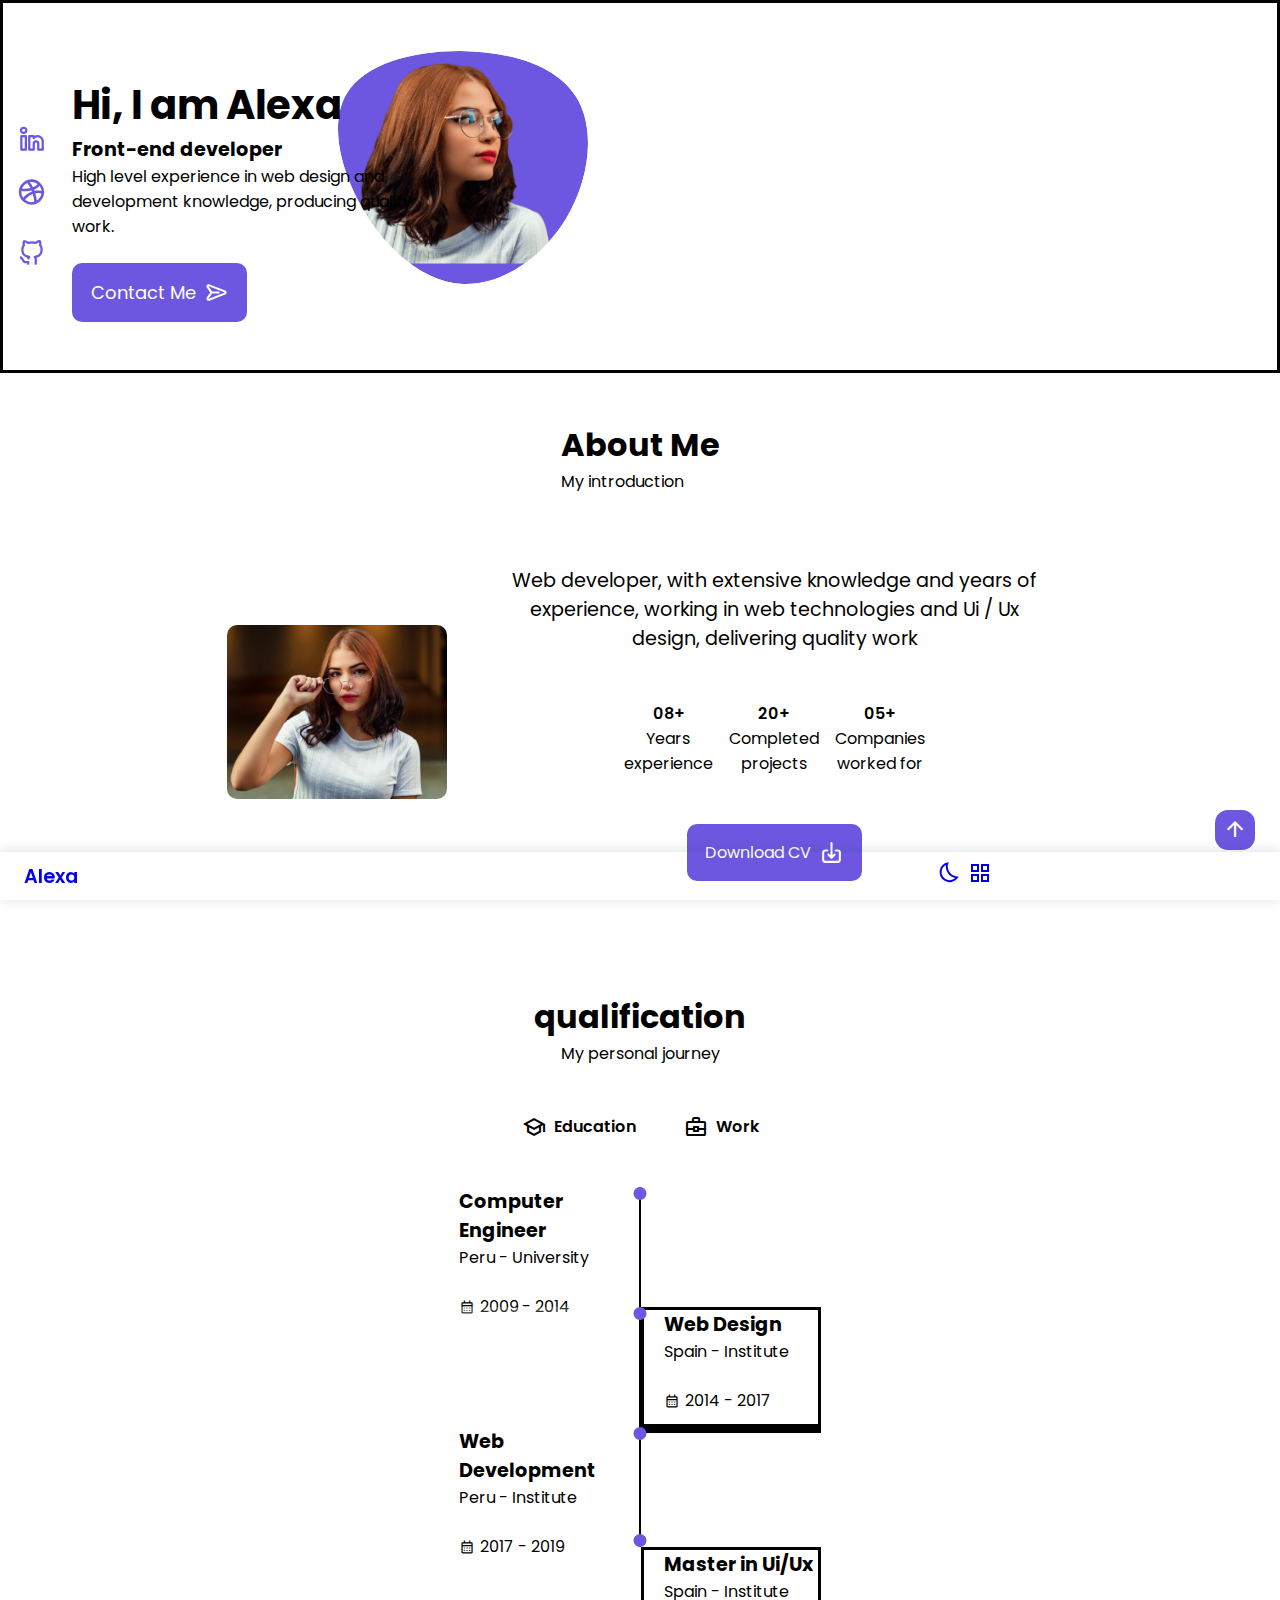
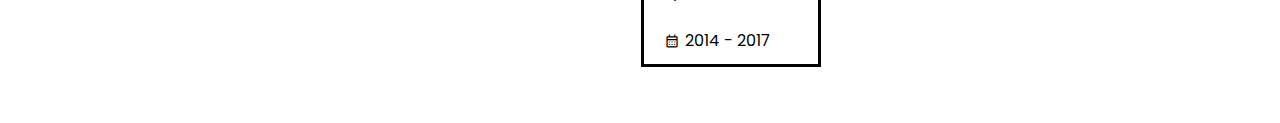
<file: index.html>
<!DOCTYPE html>
<html lang="en">

<head>
    <meta charset="UTF-8">
    <meta http-equiv="X-UA-Compatible" content="IE=edge">
    <meta name="viewport" content="width=device-width, initial-scale=1.0">
    <link rel="stylesheet" href="home.css">
    <link rel="stylesheet" href="about.css">
    <link rel="stylesheet" href="menu.css">
    <link rel="stylesheet" href="qualification.css">
    <link href="https://fonts.googleapis.com/css2?family=Material+Symbols+Outlined" rel="stylesheet" />
    <link href="https://fonts.googleapis.com/css2?family=Material+Symbols+Outlined" rel="stylesheet" />
    <link rel="stylesheet" href="https://fonts.googleapis.com/css2?family=Material+Symbols+Outlined:opsz,wght,FILL,GRAD@48,400,0,0" />
    <link rel="stylesheet" href="https://fonts.googleapis.com/css2?family=Material+Symbols+Outlined:opsz,wght,FILL,GRAD@20..48,100..700,0..1,-50..200" />
    <link rel="stylesheet" href="https://fonts.googleapis.com/css2?family=Material+Symbols+Outlined:opsz,wght,FILL,GRAD@48,400,0,0" />
    <link rel="stylesheet" href="https://fonts.googleapis.com/css2?family=Material+Symbols+Outlined:opsz,wght,FILL,GRAD@48,400,0,0" />
    <link rel="stylesheet" href="https://fonts.googleapis.com/css2?family=Material+Symbols+Outlined:opsz,wght,FILL,GRAD@48,400,0,0" />
    <link rel="stylesheet" href="https://fonts.googleapis.com/css2?family=Material+Symbols+Outlined:opsz,wght,FILL,GRAD@48,400,0,0" />
    <link rel="stylesheet" href="https://fonts.googleapis.com/css2?family=Material+Symbols+Outlined:opsz,wght,FILL,GRAD@48,400,0,0" />
    <link rel="stylesheet" href="https://fonts.googleapis.com/css2?family=Material+Symbols+Outlined:opsz,wght,FILL,GRAD@20..48,100..700,0..1,-50..200" />
    <link rel="stylesheet" href="https://fonts.googleapis.com/css2?family=Material+Symbols+Outlined:opsz,wght,FILL,GRAD@20..48,100..700,0..1,-50..200" />
    <link rel="stylesheet" href="https://fonts.googleapis.com/css2?family=Material+Symbols+Outlined:opsz,wght,FILL,GRAD@20..48,100..700,0..1,-50..200" />
    <link rel="stylesheet" href="https://fonts.googleapis.com/css2?family=Material+Symbols+Outlined:opsz,wght,FILL,GRAD@48,400,0,0" />
    <link rel="stylesheet" href="https://fonts.googleapis.com/css2?family=Material+Symbols+Outlined:opsz,wght,FILL,GRAD@48,400,0,0" />
    <link rel="stylesheet" href="https://fonts.googleapis.com/css2?family=Material+Symbols+Outlined:opsz,wght,FILL,GRAD@20..48,100..700,0..1,-50..200" />
    <link rel="stylesheet" href="https://fonts.googleapis.com/css2?family=Material+Symbols+Outlined:opsz,wght,FILL,GRAD@48,400,0,0" />
    <title>Sections</title>
</head>

<body>



    <header>
        <nav class="nav nav_container">

            <!-- logo -->
            <a href="#" class="nav_logo">Alexa</a>

            <!-- Middle menu -->
            <div class="middle_menu">
                <div id="nav-menu" class="nav_menu">
                    <ul class="nav_list">
                        <li class="nav_items">
                            <a href="#home" class="nav_link">
                                <span class="material-symbols-outlined">home</span>
                                <span class="item_name">Home</span>
                            </a>
                        </li>

                        <li class="nav_items">
                            <a href="#about" class="nav_link">
                                <span class="material-symbols-outlined">person</span>
                                <span class="item_name">About</span>
                            </a>
                        </li>

                        <li class="nav_items">
                            <a href="#home" class="nav_link">
                                <span class="material-symbols-outlined">description</span>
                                <span class="item_name">Skills</span>
                            </a>
                        </li>

                        <li class="nav_items">
                            <a href="#home" class="nav_link">
                                <span class="material-symbols-outlined">cases</span>
                                <span class="item_name">Services</span>
                            </a>
                        </li>

                        <li class="nav_items">
                            <a href="#home" class="nav_link">
                                <span class="material-symbols-outlined">photo_library</span>
                                <span class="item_name">Portfolio</span>
                            </a>
                        </li>

                        <li class="nav_items">
                            <a href="#home" class="nav_link">
                                <span class="material-symbols-outlined">send</span>
                                <span class="item_name">Contactme</span>
                            </a>
                        </li>
                    </ul>


                    <div class="nav_btn">
                        <a href="" class="close_btn">
                            <span class="material-symbols-outlined">close</span>
                        </a>
                    </div>
                </div>
            </div>

            <!-- show and hide middle menu and also switch to dark mode -->
            <div class="nav_toggle">

                <ul class="second_list">
                    <li class="nav_item">
                        <a href="#" class="nav_links">
                            <span class="material-symbols-outlined nightlight">nightlight</span>
                        </a>
                    </li>

                    <li class="nav_item">
                        <a href="#" class="nav_links">
                            <span class="material-symbols-outlined">grid_view</span>
                        </a>
                    </li>
                </ul>

            </div>

        </nav>






        </div>
    </header>

    <!-- home section -->
    <section>
        <div class="home_container">
            <div class="social_media">
                <a href="https://www.linkedin.com/" target="blank" class="social__media--item"></a>
                <svg class="linkedin-icon" xmlns="http://www.w3.org/2000/svg" data-name="Layer 1" viewBox="0 0 24 24">
                    <path d="M17.5,8.999a5.41868,5.41868,0,0,0-2.56543.64453A.99918.99918,0,0,0,
                                14,8.999H10a.99943.99943,0,0,0-1,1v12a.99942.99942,0,0,0,1,1h4a.99942.99942,
                                0,0,0,1-1v-5.5a1,1,0,1,1,2,0v5.5a.99942.99942,0,0,0,1,1h4a.99942.99942,0,0,0,
                                1-1v-7.5A5.50685,5.50685,0,0,0,17.5,8.999Zm3.5,12H19v-4.5a3,3,0,1,0-6,0v4.5H11v-10h2v.70313a1.00048,
                                1.00048,0,0,0,1.78125.625A3.48258,3.48258,0,0,1,21,14.499Zm-14-12H3a.99943.99943,0,0,0-1,1v12a.99942.99942,
                                0,0,0,1,1H7a.99942.99942,0,0,0,1-1v-12A.99943.99943,0,0,0,7,8.999Zm-1,12H4v-10H6ZM5.01465,1.542A3.23283,
                                3.23283,0,1,0,4.958,7.999h.02832a3.23341,3.23341,0,1,0,.02832-6.457ZM4.98633,5.999H4.958A1.22193,1.22193,
                                0,0,1,3.58887,4.77051c0-.7461.55957-1.22852,1.42578-1.22852A1.2335,1.2335,0,0,1,6.41113,4.77051C6.41113,
                                5.5166,5.85156,5.999,4.98633,5.999Z" />
                </svg>
                </a>

                <a href="https://driblle.com/" target="blank" class="social__media--item">
                    <svg class="dribble-icon" xmlns="http://www.w3.org/2000/svg" width="32" height="32"
                        viewBox="0 0 32 32">
                        <path d="M26 4.9c0-.1 0-.1 0 0C23.3 2.4 19.8 1 16 1c-1.7 0-3.3.3-4.9.8-.2 0-.4.1-.6.2C5 4.2 1 9.7 1
                            16c0 4.1 1.6 7.7 4.2 10.4l.1.1C8 29.3 11.8 31 16 31c8.3 0 15-6.7 15-15 0-4.4-1.9-8.4-5-11.1zM16
                            4c2.7 0 5.1.9 7.1 2.4-.6 1-2.2 2.8-5.4 4-1-2.1-2.3-4.2-3.8-6.2.7-.1 1.4-.2 2.1-.2zm-5.1 1.2c1.6
                            2 2.8 4.1 3.9 6.2-2.6.6-5.8.8-10 .6 1.1-3.1 3.3-5.5 6.1-6.8zM4 16c0-.4 0-.8.1-1.2 1.4.2 2.7.2
                            3.9.2 3.2 0 5.8-.3 8-.9.2.4.3.8.5 1.2-5.3 1.8-8.6 5.4-10.3 7.6C4.9 21 4 18.6 4 16zm12 12c-2.9
                            0-5.5-1-7.6-2.7 1.2-1.7 4.1-5.3 9.1-7 1.3 4.4 1.7 7.9 1.8 9.2-1 .3-2.1.5-3.3.5zm3-14.8c3.4-1.4
                            5.4-3.2 6.4-4.7 1.4 1.7 2.3 3.9 2.6 6.2-3.1-.6-5.9-.6-8.4-.1-.3-.4-.4-.9-.6-1.4zm3.3
                            13c-.2-1.8-.7-5-1.8-8.7 2.1-.3 4.6-.3 7.3.3-.5 3.5-2.6 6.6-5.5 8.4z" />
                    </svg>
                </a>

                <a href="https://github.com/" target="blank" class="social__media--item">
                    <svg class="github-icon" xmlns="http://www.w3.org/2000/svg" data-name="Layer 1" viewBox="0 0 24 24">
                        <path d="M10.07031,20.50291a1.00008,1.00008,0,0,0-1.18115-.9834c-1.30908.24024-2.96191.27637-3.40137-.958a5.70754,
                            5.70754,0,0,0-1.83691-2.415,1.20073,1.20073,0,0,1-.1665-.10938,1,1,0,0,0-.93067-.64551H2.54883a.99965.99965,
                            0,0,0-1,.99512c-.00391.81543.811,1.33789,1.1416,1.51465a4.4408,4.4408,0,0,1,.92383,1.35937c.36426,1.02344,
                            1.42285,2.57617,4.46582,2.376.001.03516.00195.06836.00244.09863l.00439.26758a1,1,0,0,0,2,0l-.00488-.31836C10.07715,
                            21.4951,10.07031,21.22068,10.07031,20.50291Zm10.667-15.126c.03174-.125.063-.26367.09034-.41992a6.27792,6.27792,0,0,
                            0-.40821-3.293,1.002,1.002,0,0,0-.61572-.58007c-.356-.12012-1.67041-.35645-4.18408,1.25a13.86918,13.86918,0,0,0-6.354,
                            0C6.76221.751,5.45459.9658,5.10205,1.07908a.99744.99744,0,0,0-.63135.584,6.3003,6.3003,0,0,0-.40332,
                            3.35644c.02442.12793.05078.2461.07813.35449A6.26928,6.26928,0,0,0,2.89014,9.20311a8.42168,8.42168,0,0,0,.04248.92187c.334,
                            4.60254,3.334,5.98438,5.42431,6.459-.04345.125-.083.25878-.11816.40039a1.00023,1.00023,0,0,0,1.94238.47851,1.6784,1.6784,0,
                            0,1,.46778-.87793.99947.99947,0,0,0-.5459-1.74512c-3.4541-.39453-4.95362-1.80175-5.1792-4.89843a6.61076,6.61076,0,0,1-.03369-.73828,
                            4.25769,4.25769,0,0,1,.91943-2.71289,3.022,3.022,0,0,1,.1958-.23145.99988.99988,0,0,0,.188-1.02441,3.3876,3.3876,0,0,1-.15527-.55567A4.09356,
                            4.09356,0,0,1,6.1167,3.06346a7.54263,7.54263,0,0,1,2.415,1.17968,1.00877,1.00877,0,0,0,.82764.13282,11.77716,11.77716,0,0,1,6.17285.001,1.00549,
                            1.00549,0,0,0,.83056-.13769,7.572,7.572,0,0,1,2.40528-1.19043,4.03977,4.03977,0,0,1,.0874,1.57812,3.205,3.205,0,0,1-.16895.60743.9999.9999,0,0,0,
                            .188,1.02441c.07715.08691.1543.18066.22363.26855A4.12186,4.12186,0,0,1,20,9.20311a7.03888,7.03888,0,0,1-.0376.77734c-.22021,3.05566-1.72558,4.46387-5.1958,
                            4.85937a1,1,0,0,0-.54541,1.7461,1.63079,1.63079,0,0,1,.46631.9082,3.06079,3.06079,0,0,1,.09229.81934v2.334C14.77,21.2949,14.77,21.78025,14.77,22.00291a1,1,
                            0,1,0,2,0c0-.2168,0-.69238.00977-1.33984V18.31346a4.8815,4.8815,0,0,0-.15479-1.31153,4.25638,4.25638,0,0,0-.11621-.416,6.51258,6.51258,0,0,0,
                            5.44531-6.42383A8.69677,8.69677,0,0,0,22,9.20311,6.13062,6.13062,0,0,0,20.7373,5.37693Z" />
                    </svg>
                </a>
            </div>

            <div class="blob_box">
                <svg class="home_blob" viewBox="0 0 200 187" xmlns="http://www.w3.org/2000/svg"
                    xmlns:xlink="http://www.w3.org/1999/xlink">
                    <mask id="mask0" mask-type="alpha">
                        <path d="M190.312 36.4879C206.582 62.1187 201.309 102.826 182.328 134.186C163.346 165.547 
                                    130.807 187.559 100.226 186.353C69.6454 185.297 41.0228 161.023 21.7403 129.362C2.45775 
                                    97.8511 -7.48481 59.1033 6.67581 34.5279C20.9871 10.1032 59.7028 -0.149132 97.9666 
                                    0.00163737C136.23 0.303176 174.193 10.857 190.312 36.4879Z" />
                    </mask>
                    <g mask="url(#mask0)">
                        <path d="M190.312 36.4879C206.582 62.1187 201.309 102.826 182.328 134.186C163.346 
                                    165.547 130.807 187.559 100.226 186.353C69.6454 185.297 41.0228 161.023 21.7403 
                                    129.362C2.45775 97.8511 -7.48481 59.1033 6.67581 34.5279C20.9871 10.1032 59.7028 
                                    -0.149132 97.9666 0.00163737C136.23 0.303176 174.193 10.857 190.312 36.4879Z" />

                        <image class="blob_img" href="img/perfil.png" />
                    </g>
                </svg>
            </div>

            <div class="description">
                <div class="home_headings">
                    <h1 class="home_title">Hi, I am Alexa</h1>
                    <h3 class="home_subtitle">Front-end developer</h6>
                        <div class="text">
                            <span>High level experience in web design and </span>
                            <span>development knowledge, producing quality </span>
                            <br>
                            <span>work.</span>
                        </div>
                </div>

                <a class="btn" href="">
                    Contact Me
                    <svg class="home-icon" xmlns="http://www.w3.org/2000/svg" enable-background="new 0 0 24 24"
                        viewBox="0 0 24 24">
                        <path
                            d="M2.8,19.1C3.2,19.7,3.9,20,4.5,20c0.3,0,0.5,0,0.8-0.2L20.3,14c0.9-0.3,1.4-1.1,1.4-2s-0.5-1.7-1.4-2L5.3,4.2
                                C4.4,3.8,3.4,4.1,2.8,4.9C2.2,5.6,2.2,6.7,2.8,7.5L6,12l-3.2,4.5C2.2,17.3,2.2,18.4,2.8,19.1z M4.4,17.7L7.8,13c0.1,0,0.2,0,0.2,0
                                h6c0.6,0,1-0.4,1-1s-0.4-1-1-1H8c-0.1,0-0.2,0-0.2,0L4.4,6.3c0,0-0.1-0.1,0-0.2C4.4,6,4.5,6,4.5,6c0,0,0.1,0,0.1,0l14.9,5.8
                                c0,0,0.1,0,0.1,0.2s-0.1,0.2-0.1,0.2L4.6,18c0,0-0.1,0.1-0.2-0.1C4.3,17.8,4.4,17.7,4.4,17.7z" />
                    </svg>
                </a>
            </div>
        </div>
    </section>

    <!-- about section -->
    <section>
        <div class="about_container">
            <div class="about_up">
                <div class="about_headings">
                    <h1 class="about_title">About Me</h1>
                    <span class="about_subtitle">My introduction</span>
                </div>
            </div>

            <div class="about_down">
                <div class="img_box">
                    <img src="img/about.jpg" alt="Oups!">
                </div>

                <div class="about_text">
                    <div class="about_description">
                        <span>Web developer, with extensive knowledge
                        and years of experience, working in web
                        technologies and Ui / Ux design, delivering
                        quality work</span>
                    </div>

                    <div class="experience">
                        <div class="work_details">
                            <span class="time">08+</span>
                            <br>
                            <span class="status">Years</span>
                            <br>
                            <span class="status">experience</span>
                        </div>
                        <div class="work_details">
                            <span class="time">20+</span>
                            <br>
                            <span class="status">Completed</span>
                            <br>
                            <span class="status">projects</span>
                        </div>
                        <div class="work_details">
                            <span class="time">05+</span>
                            <br>
                            <span class="status">Companies</span>
                            <br>
                            <span class="status">worked for</span>
                        </div>
                    </div>

                    <div class="about_btn">
                        <a class="btn" href="DAK2DAK-CV bleu.pdf">
                            Download CV
                            <svg class="download" xmlns="http://www.w3.org/2000/svg" viewBox="0 0 24 24">
                                    <path d="M8.29,13.29a1,1,0,0,0,0,1.42l3,3a1,1,0,0,0,1.42,
                                        0l3-3a1,1,0,0,0-1.42-1.42L13,14.59V3a1,1,0,0,0-2,
                                        0V14.59l-1.29-1.3A1,1,0,0,0,8.29,13.29ZM18,9H16a1,
                                        1,0,0,0,0,2h2a1,1,0,0,1,1,1v7a1,1,0,0,1-1,1H6a1,1,
                                        0,0,1-1-1V12a1,1,0,0,1,1-1H8A1,1,0,0,0,8,9H6a3,3,0,
                                        0,0-3,3v7a3,3,0,0,0,3,3H18a3,3,0,0,0,3-3V12A3,3,0,0,0,18,9Z" />
                            </svg>
                        </a>
                    </div>
                </div>    
            </div>
        </div>
    </section>

    <!-- qualification section -->
    <section>
        <div class="qualification">
            <div class="qualification_headings">
                <h1 class="qualififcation_title">qualification</h1>
                <span class="qualififcation_subtitle">My personal journey</span>
            </div>

            <div class="qualififcation_info">
                <div class="qualification_types">
                    <div class="education">
                        <span class="material-symbols-outlined">school</span>
                        <span>Education</span>
                    </div>
                    <div class="work">
                        <span class="material-symbols-outlined">business_center</span>
                        <span>Work</span>
                    </div>
                </div>
                <div class="qualification_container timeline">
                    <div class="timeline_component">
                        <div class="timeline_info"> 
                            <h1>Computer<br>Engineer</h1>
                            <span>Peru - University</span>
                            <div class="time_box">
                                <span class="material-symbols-outlined">calendar_month</span>
                                <span>2009 - 2014</span>
                            </div>
                        </div>
                    </div>
                    <div class="timeline_bar">
                        <div class="timeline_round"></div>
                    </div>
                    <div class="timeline_component timeline_bg">
                        <div class="timeline_info timeline_info-left"></div>
                    </div>

                    <div class="timeline_component timeline_bg">
                        <div class="timeline_info timeline_info-left"></div>
                    </div>
                    <div class="timeline_bar">
                        <div class="timeline_round"></div>
                    </div>
                    <div class="timeline_info timeline_info-right">
                        <h1>Web Design</h1>
                        <span>Spain - Institute</span>
                        <div class="time_box">
                            <span class="material-symbols-outlined">calendar_month</span>
                            <span>2014 - 2017</span>
                        </div>
                    </div>

                    <div class="timeline_component">
                        <div class="timeline_info info_closer">
                            <h1>Web<br>Development</h1>
                            <span>Peru - Institute</span>
                            <div class="time_box">
                                <span class="material-symbols-outlined">calendar_month</span>
                                <span>2017 - 2019</span>
                            </div>
                        </div>
                    </div>

                    <div class="timeline_bar">
                        <div class="timeline_round"></div>
                        <div class="timeline_round last_bar"></div>
                    </div>
                    <div class="timeline_component">
                        <div class="timeline_info timeline_info-right"></div>
                    </div>
                    <div class="timeline_component">
                        <div class="timeline_info"></div>
                    </div>
                    <div></div>
                    <div class="timeline_info timeline_info-right">
                        <h1>Master in Ui/Ux</h1>
                        <span>Spain - Institute</span>
                        <div class="time_box">
                            <span class="material-symbols-outlined">calendar_month</span>
                            <span>2014 - 2017</span>
                        </div>
                    </div>
                </div>
            </div>
        </div>
    </section>





    <button id="scrollUpBtn">
        <span class="material-symbols-outlined">arrow_upward</span>
    </button>










    <script>
        const scrollToTopBtn = document.getElementById("scrollUpBtn");
        scrollToTopBtn.addEventListener('click', function () {
            window.scrollTo({
                top: 0,
                left: 0,
                behavior: 'smooth'
            });
            
        });
    </script>
    <!-- <script src="about.js"></script> -->
</body>

</html>
</file>
<file: home.css>
@import url('https://fonts.googleapis.com/css2?family=Poppins:wght@500&display=swap');

*{
    box-sizing: border-box;
    margin: 0;
    padding: 0;
}

html {
    font-family: 'Poppins', sans-serif;
}

@media screen and (min-width: 560px) {
    

    .home_container {
        display: grid;
        grid-template-columns: 1fr;
        border: solid;
    }

    .blob_box {
        grid-column-start: 3;
    }

    .blob_box .home_blob {
        width: 250px;
    }

    .blob_box .home_blob image {
        width: 170px;
    }

    .description {
        grid-column-start: 2;
        grid-row-start: 1;
    }



}




.home_container {
    display: grid;
    grid-template-columns: 50px 250px;
    padding: 3rem 1.2rem;
}

.social_media {
    display: flex;
    flex-direction: column;
    justify-content: center;
    align-items: center;
    gap: 1.5rem;
    margin-right: 2rem;
}

.social_media svg {
    width: 27px;
    fill: #6e57e0;
}

.blob_box {
    padding-left: 1rem;
}

.blob_box .home_blob {
    fill: #6e57e0;
}

.blob_box .home_blob image {
    width: 170px;
}

.description {
    width: 370px;
    margin-top: 1.5rem;
}

.description .home_headings {
    margin-bottom: 1.5rem;
}

.description .home_title {
    font-size: 2.5rem;
}

.description .home_subtitle {
    font-size: 1.2rem;
}

.description svg {
    width: 25px;
    fill: #fff;
}

.description a {
    text-decoration: none;
    width: 175px;
    padding: 1rem .5rem;
    border-radius: 10px;
    border: none;
    outline: none;
    background-color: #6e57e0;
    text-align: center;
    display: flex;
    justify-content: center;
    align-items: center;
    gap: .5rem;
    font-size: 18px;
    color: #fff;
}
</file>
<file: about.css>
@media screen and (min-width: 560px) {
    


    .about_down {
        display: flex;
        justify-content: center;
        align-items: center;
        gap: 3rem;
    }


    .about_text {
        width: 45%;
    }
    
    .about_description {
        margin-top: 0;
        font-size: 1.2rem;
        width: 80%;
    }



}





.about_container {
    padding: 3rem 1.2rem;
}

.about_up {
    display: flex;
    flex-direction: column;
    justify-content: center;
    align-items: center;
}

.about_headings {
    margin-bottom: 2.5rem;
}

.about_container .img_box img {
    width: 220px;
    border-radius: 10px;
}

.img_box {
    text-align: center;
}

.about_text {
    display: flex;
    flex-direction: column;
    justify-content: center;
    align-items: center;
}


.about_description {
    text-align: center;
    margin-top: 2rem;
    width: 100%;
}

.about_down .experience {
    display: flex;
    justify-content: center;
    gap: 1rem;
    margin: 3rem 0;
}

.work_details {
    text-align: center;
}

.work_details .time {
    font-weight: 600;
}

.about_btn a svg {
    width: 25px;
    fill: #fff;
}

.about_btn {
    display: flex;
    justify-content: center;
}

.about_btn a {
    text-decoration: none;
    width: 175px;
    padding: 1rem .5rem;
    border-radius: 10px;
    border: none;
    outline: none;
    background-color: #6e57e0;
    text-align: center;
    display: flex;
    justify-content: center;
    align-items: center;
    gap: .5rem;
    font-size: 16px;
    color: #fff;
    margin-bottom: 1rem;
}
</file>
<file: menu.css>
@import url("https://fonts.googleapis.com/css2?family=Poppins:wght@400;600;700&display=swap");


*{
    box-sizing: border-box;
    padding: 0;
    margin: 0;
}

html {
    scroll-behavior: smooth;
}




@media screen and (max-width: 767px){
    
    .nav_menu {
        transition: 0.5s;
        position: fixed;
        bottom: 10px;
        left: 0;
    }
}


header {
    left: 0;
    bottom: 0;
    width: 100%;
    z-index: 100;
    position: fixed;
    padding: 0 1.5rem;
    box-shadow: 0 -1px 12px hsla(174, 63%, 15%, 0.15);
}

.nav_container {
    height: 3rem;
    display: flex;
    max-width: 968px;
    align-items: center;
    justify-content: space-between;
}

.nav_logo {
    font-weight: 600;
    font-size: 1.2rem;
}

.middle_menu {
    display: none;
}

.nav_menu {
    width: 100%;
    display: flex;
    align-items: center;
    flex-direction: column;
    border-top-left-radius: 30px;
    border-top-right-radius: 30px;
    box-shadow: 0 -1px 12px hsla(174, 63%, 15%, 0.15);
}

ul {
    list-style: none;
}

a {
    text-decoration: none;
}

.nav_list {
    display: grid;
    align-content: center;
    grid-template-columns: 1fr 1fr 1fr;
    row-gap: 2.5rem;
    padding: 0 1rem;
    column-gap: 3rem;
    margin: 1rem;
}

.nav_link {
    display: flex;
    cursor: pointer;
    flex-direction: column;
    align-items: center;
    gap: .5rem;
}

.nav_links {
    cursor: pointer;
}

.nav_btn {
    justify-content: flex-end;
    align-items: flex-end;
    padding-right: 3rem;
    margin-top: 1rem;
    cursor: pointer;
    display: flex;
    outline: none;
    width: 100%;
}

.second_list {
    display: flex;
    gap: .5rem;
}

.nightlight {
    transform: rotate(-35deg);
}
</file>
<file: qualification.css>
*{
    margin: 0;
    padding: 0;
    box-sizing: border-box;
}



@media screen and (min-width: 560px) {
    
    .qualififcation_info {
        display: flex;
        flex-direction: column;
        justify-content: center;
        align-items: center;
    }

    .qualification_types {
        gap: 3rem;
    }

    .timeline {
        max-width: 1000px;
        grid-template-columns: 500px 2px 500px;
    }

    .timeline_info-right {
        padding-left: 100px;
        border: solid;
    }


}

.qualification {
    padding: 0 1.5rem;
}

.qualification_headings {
    text-align: center;
    margin: 3rem 0;
}

.qualification_types {
    display: flex;
    justify-content: space-around;
    margin-bottom: 3rem;
}

.education {
    display: flex;
    align-items: center;
    font-weight: 600;
    gap: 8px;
}

.work {
    display: flex;
    align-items: center;
    font-weight: 600;
    gap: 8px;
}

.timeline {
    display: grid;
    max-width: 750px;
    margin-bottom: 3.5rem;
    grid-template-columns: 180px 2px 180px;
}

.timeline_component {
    height: 120px;
}

.timeline_info-right {
    text-align: left;
    padding-left: 20px;
}

.timeline_bar {
    position: relative;
    background: #000;
}

.timeline_round {
    width: 13px;
    height: 13px;
    border-radius: 50%;
    transform: translateX(-50%);
    position: absolute;
    top: 0;
    left: 50%;
    background-color: #6e57e0;
}

.last_bar {
    top: initial;
    bottom: 0;
}

.timeline_bg {
    padding: 0 1.5rem;
    background: rgb(255, 255, 255, 0.2);
    box-shadow: 0 0 0 rgb(0, 0, 0, 0.2);
}

.info_closer {
    text-align: left;
}

.timeline h1 {
    font-size: 1.2rem;
}

.time_box {
    margin-top: 1.5rem;
    display: flex;
    align-items: center;
}

.time_box .material-symbols-outlined {
    font-size: 16px;
    margin-right: 5px;
}





#scrollUpBtn {
    position: fixed;
    right: 25px;
    bottom: 50px;
    background-color: #6e57e0;
    border-radius: 13px;
    width: 40px;
    height: 40px;
    border: none;
    color: #fff;
    cursor: pointer;
    outline: none;
}
</file>
